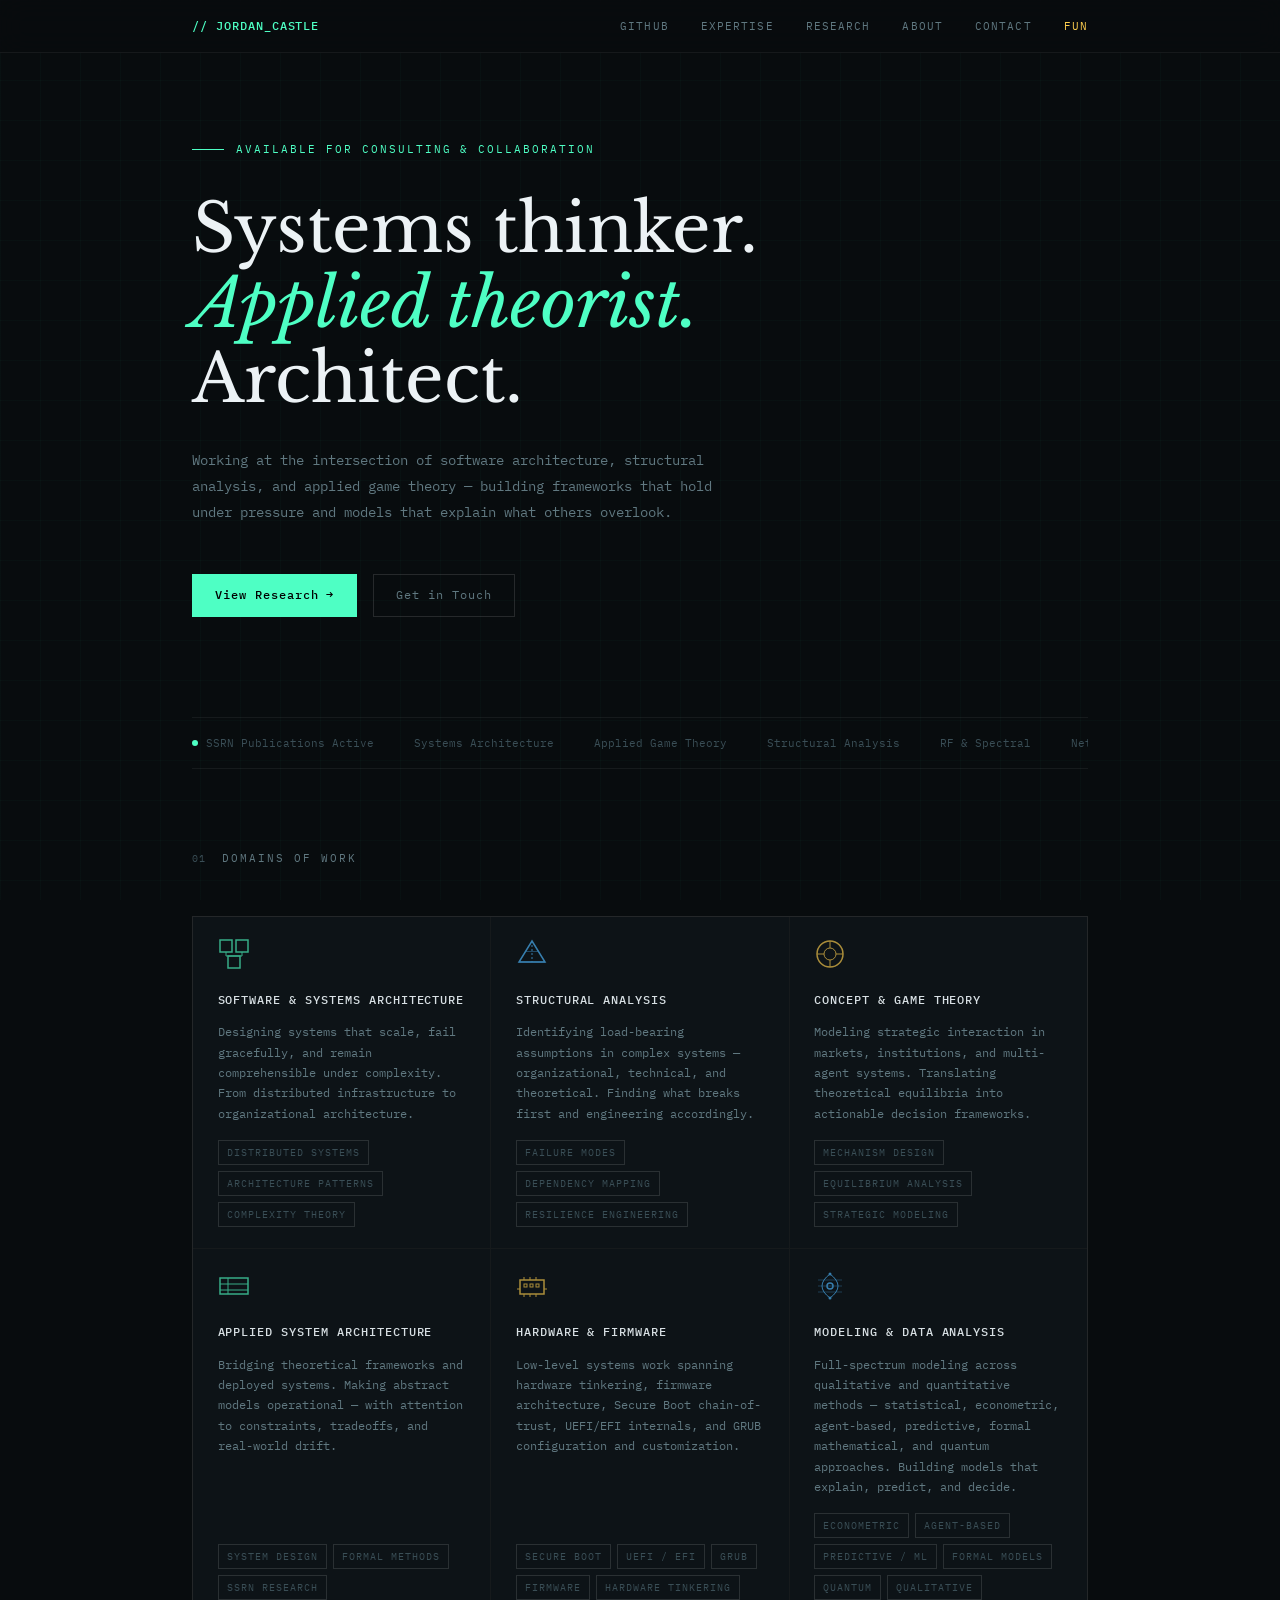
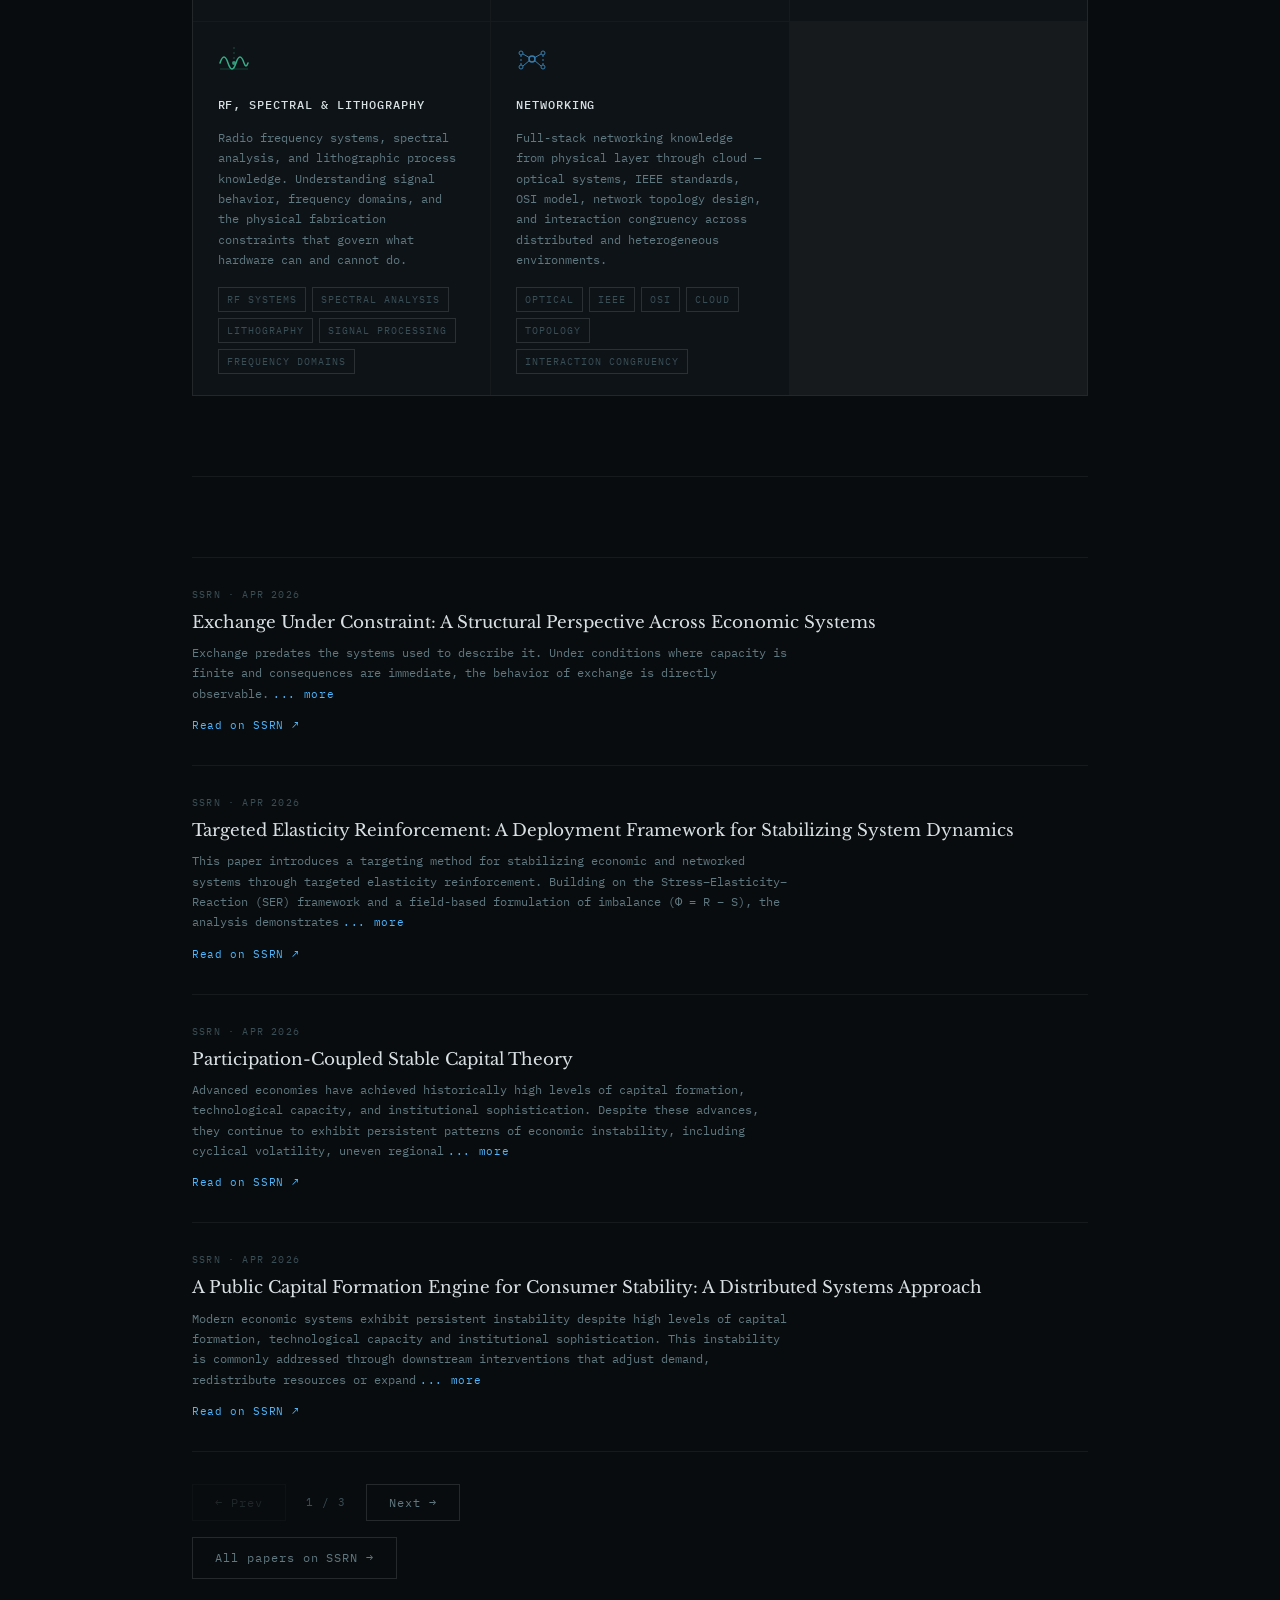
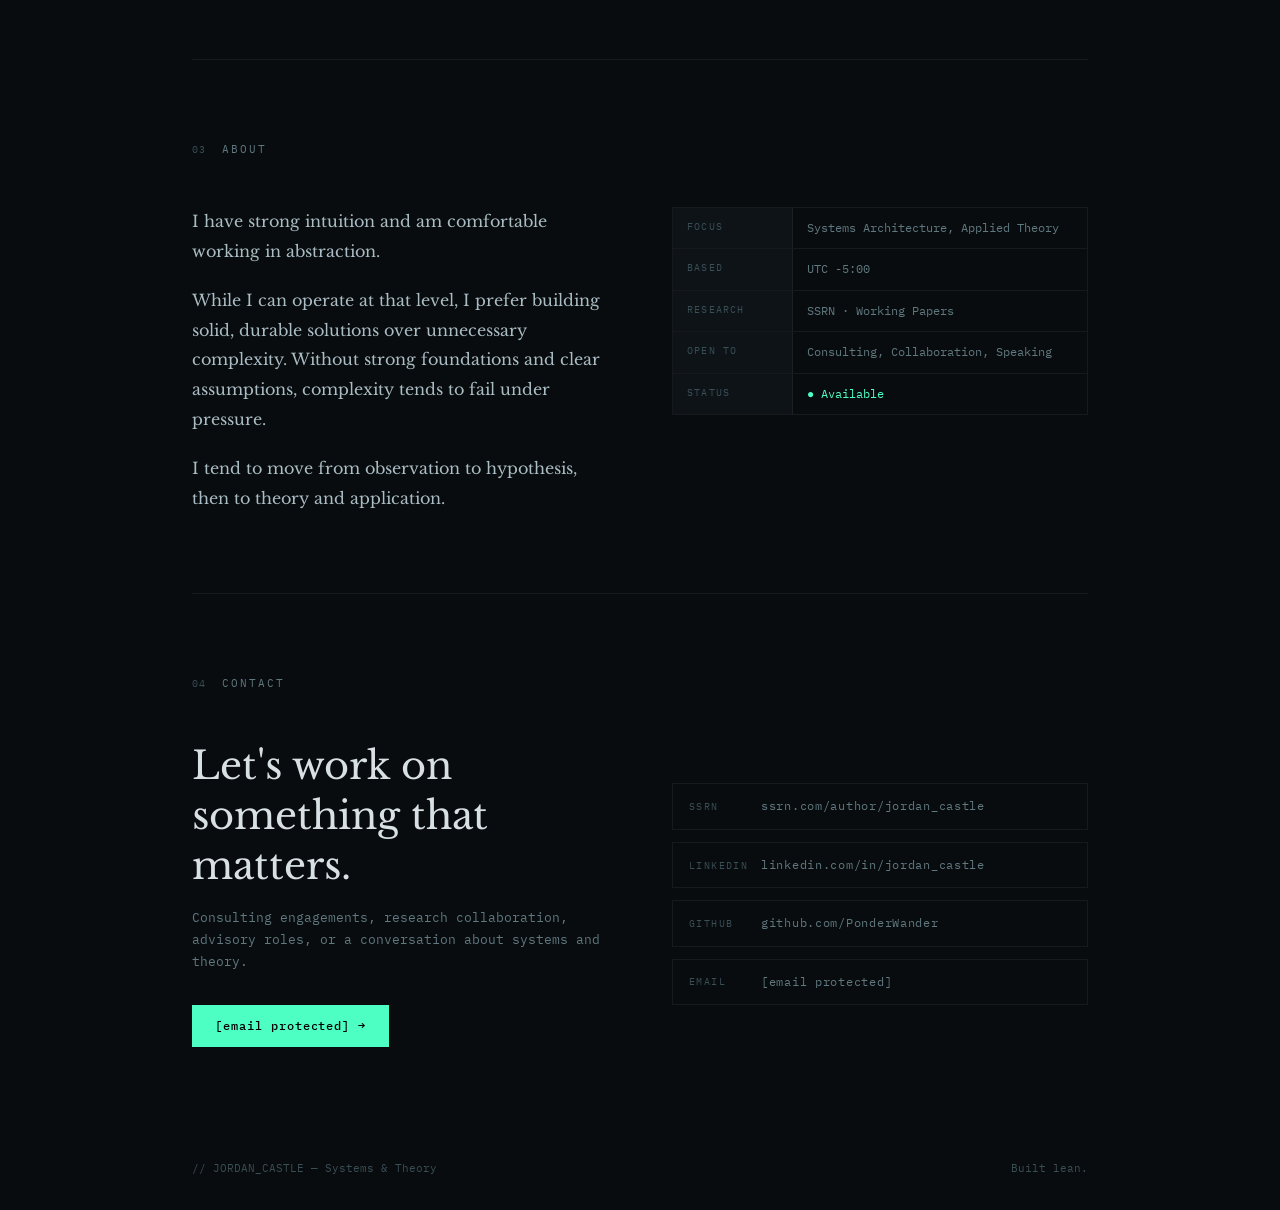
<file: index.html>
<!DOCTYPE html>
<html lang="en">
<head>
<meta charset="UTF-8"/>
<meta name="viewport" content="width=device-width, initial-scale=1.0"/>
<title>Jordan Castle — Systems Architect & Theorist</title>
<link rel="preconnect" href="https://fonts.googleapis.com"/>
<link href="https://fonts.googleapis.com/css2?family=IBM+Plex+Mono:ital,wght@0,300;0,400;0,500;1,300&family=Libre+Baskerville:ital,wght@0,400;0,700;1,400&display=swap" rel="stylesheet"/>
<link rel="stylesheet" href="styles.css"/>
<link rel="icon" type="image/x-icon" href="assets/favicon.ico"/>
<!-- Let me know if you find anything wrong. God Bless! Psalm 31.-->
</head>

<nav>
  <div class="nav-inner">
    <span class="nav-sig">// JORDAN_CASTLE</span>
    <ul class="nav-links">
      <li><a href="https://github.com/PonderWander">Github</a></li>
      <li><a href="#expertise">Expertise</a></li>
      <li><a href="#research">Research</a></li>
      <li><a href="#about">About</a></li>
      <li><a href="#contact">Contact</a></li>
      <li><a href="#" onclick="openArcade();return false;" style="color:var(--accent3);">Fun</a></li>
    </ul>
    <button class="nav-hamburger" id="navHamburger" onclick="toggleMobileNav()" aria-label="Menu">
      <span></span><span></span><span></span>
    </button>
  </div>
  <div class="nav-mobile-menu" id="navMobileMenu">
    <a href="https://github.com/PonderWander" onclick="closeMobileNav()">Github</a>
    <a href="#expertise" onclick="closeMobileNav()">Expertise</a>
    <a href="#research"  onclick="closeMobileNav()">Research</a>
    <a href="#about"     onclick="closeMobileNav()">About</a>
    <a href="#contact"   onclick="closeMobileNav()">Contact</a>
    <a href="#" onclick="closeMobileNav();openArcade();return false;" class="nav-mobile-fun">// Fun — Play Cataga</a>
  </div>
</nav>

<div class="container">
  <section class="hero">
    <div class="hero-label">Available for Consulting &amp; Collaboration</div>
    <h1>Systems thinker.<br/><em>Applied theorist.</em><br/>Architect.</h1>
    <p class="hero-body">
      Working at the intersection of software architecture, structural analysis,
      and applied game theory — building frameworks that hold under pressure and
      models that explain what others overlook.
    </p>
    <div class="hero-ctas">
      <a href="#research" class="btn btn-primary">View Research →</a>
      <a href="#contact" class="btn btn-secondary">Get in Touch</a>
    </div>
  </section>
</div>

<div class="container">
  <div class="status-bar">
    <div class="status-item"><span class="status-dot"></span>SSRN Publications Active</div>
    <div class="status-item">Systems Architecture</div>
    <div class="status-item">Applied Game Theory</div>
    <div class="status-item">Structural Analysis</div>
    <div class="status-item">RF &amp; Spectral</div>
    <div class="status-item">Networking &amp; Topology</div>
    <div class="status-item">Modeling &amp; Data Analysis</div>
    <div class="status-item">Firmware &amp; Boot Systems</div>
    <div class="status-item">Open to Engagements</div>
  </div>
</div>

<div class="container" id="expertise">
  <section>
    <div class="section-header">
      <span class="section-num">01</span>
      <span class="section-title">Domains of Work</span>
    </div>
    <div class="expertise-grid">

      <div class="expertise-card fade-up">
        <svg class="expertise-icon" viewBox="0 0 32 32" fill="none" xmlns="http://www.w3.org/2000/svg">
          <rect x="2" y="2" width="12" height="12" stroke="#4effc4" stroke-width="1.5"/>
          <rect x="18" y="2" width="12" height="12" stroke="#4effc4" stroke-width="1.5"/>
          <rect x="10" y="18" width="12" height="12" stroke="#4effc4" stroke-width="1.5"/>
          <line x1="8" y1="14" x2="8" y2="18" stroke="#4effc4" stroke-width="1"/>
          <line x1="24" y1="14" x2="24" y2="18" stroke="#4effc4" stroke-width="1"/>
          <line x1="8" y1="18" x2="16" y2="18" stroke="#4effc4" stroke-width="1"/>
          <line x1="24" y1="18" x2="16" y2="18" stroke="#4effc4" stroke-width="1"/>
        </svg>
        <h3>Software &amp; Systems Architecture</h3>
        <p>Designing systems that scale, fail gracefully, and remain comprehensible under complexity. From distributed infrastructure to organizational architecture.</p>
        <div class="tag-list">
          <span class="tag">Distributed Systems</span>
          <span class="tag">Architecture Patterns</span>
          <span class="tag">Complexity Theory</span>
        </div>
      </div>

      <div class="expertise-card fade-up">
        <svg class="expertise-icon" viewBox="0 0 32 32" fill="none" xmlns="http://www.w3.org/2000/svg">
          <polygon points="16,3 29,24 3,24" stroke="#4eb8ff" stroke-width="1.5" fill="none"/>
          <line x1="16" y1="3" x2="16" y2="24" stroke="#4eb8ff" stroke-width="1" stroke-dasharray="2,2"/>
          <line x1="3" y1="24" x2="29" y2="24" stroke="#4eb8ff" stroke-width="1"/>
          <line x1="9.5" y1="13.5" x2="22.5" y2="13.5" stroke="#4eb8ff" stroke-width="1" opacity="0.5"/>
        </svg>
        <h3>Structural Analysis</h3>
        <p>Identifying load-bearing assumptions in complex systems — organizational, technical, and theoretical. Finding what breaks first and engineering accordingly.</p>
        <div class="tag-list">
          <span class="tag">Failure Modes</span>
          <span class="tag">Dependency Mapping</span>
          <span class="tag">Resilience Engineering</span>
        </div>
      </div>

      <div class="expertise-card fade-up">
        <svg class="expertise-icon" viewBox="0 0 32 32" fill="none" xmlns="http://www.w3.org/2000/svg">
          <circle cx="16" cy="16" r="13" stroke="#ffcf4e" stroke-width="1.5"/>
          <circle cx="16" cy="16" r="6" stroke="#ffcf4e" stroke-width="1"/>
          <line x1="16" y1="3" x2="16" y2="10" stroke="#ffcf4e" stroke-width="1"/>
          <line x1="16" y1="22" x2="16" y2="29" stroke="#ffcf4e" stroke-width="1"/>
          <line x1="3" y1="16" x2="10" y2="16" stroke="#ffcf4e" stroke-width="1"/>
          <line x1="22" y1="16" x2="29" y2="16" stroke="#ffcf4e" stroke-width="1"/>
        </svg>
        <h3>Concept &amp; Game Theory</h3>
        <p>Modeling strategic interaction in markets, institutions, and multi-agent systems. Translating theoretical equilibria into actionable decision frameworks.</p>
        <div class="tag-list">
          <span class="tag">Mechanism Design</span>
          <span class="tag">Equilibrium Analysis</span>
          <span class="tag">Strategic Modeling</span>
        </div>
      </div>

      <div class="expertise-card fade-up">
        <svg class="expertise-icon" viewBox="0 0 32 32" fill="none" xmlns="http://www.w3.org/2000/svg">
          <rect x="2" y="8" width="28" height="16" stroke="#4effc4" stroke-width="1.5" fill="none"/>
          <line x1="2" y1="14" x2="30" y2="14" stroke="#4effc4" stroke-width="1"/>
          <line x1="2" y1="20" x2="30" y2="20" stroke="#4effc4" stroke-width="1"/>
          <line x1="10" y1="8" x2="10" y2="24" stroke="#4effc4" stroke-width="1"/>
        </svg>
        <h3>Applied System Architecture</h3>
        <p>Bridging theoretical frameworks and deployed systems. Making abstract models operational — with attention to constraints, tradeoffs, and real-world drift.</p>
        <div class="tag-list">
          <span class="tag">System Design</span>
          <span class="tag">Formal Methods</span>
          <span class="tag">SSRN Research</span>
        </div>
      </div>

      <div class="expertise-card fade-up">
        <svg class="expertise-icon" viewBox="0 0 32 32" fill="none" xmlns="http://www.w3.org/2000/svg">
          <rect x="4" y="10" width="24" height="14" stroke="#ffcf4e" stroke-width="1.5" fill="none"/>
          <rect x="8" y="14" width="3" height="3" stroke="#ffcf4e" stroke-width="1" fill="none"/>
          <rect x="14" y="14" width="3" height="3" stroke="#ffcf4e" stroke-width="1" fill="none"/>
          <rect x="20" y="14" width="3" height="3" stroke="#ffcf4e" stroke-width="1" fill="none"/>
          <line x1="8" y1="10" x2="8" y2="7" stroke="#ffcf4e" stroke-width="1"/>
          <line x1="14" y1="10" x2="14" y2="7" stroke="#ffcf4e" stroke-width="1"/>
          <line x1="20" y1="10" x2="20" y2="7" stroke="#ffcf4e" stroke-width="1"/>
          <line x1="8" y1="24" x2="8" y2="27" stroke="#ffcf4e" stroke-width="1"/>
          <line x1="14" y1="24" x2="14" y2="27" stroke="#ffcf4e" stroke-width="1"/>
          <line x1="20" y1="24" x2="20" y2="27" stroke="#ffcf4e" stroke-width="1"/>
          <line x1="4" y1="19" x2="1" y2="19" stroke="#ffcf4e" stroke-width="1"/>
          <line x1="28" y1="19" x2="31" y2="19" stroke="#ffcf4e" stroke-width="1"/>
        </svg>
        <h3>Hardware &amp; Firmware</h3>
        <p>Low-level systems work spanning hardware tinkering, firmware architecture, Secure Boot chain-of-trust, UEFI/EFI internals, and GRUB configuration and customization.</p>
        <div class="tag-list">
          <span class="tag">Secure Boot</span>
          <span class="tag">UEFI / EFI</span>
          <span class="tag">GRUB</span>
          <span class="tag">Firmware</span>
          <span class="tag">Hardware Tinkering</span>
        </div>
      </div>

      <div class="expertise-card fade-up">
        <svg class="expertise-icon" viewBox="0 0 32 32" fill="none" xmlns="http://www.w3.org/2000/svg">
          <circle cx="16" cy="16" r="3" stroke="#4eb8ff" stroke-width="1.5"/>
          <path d="M16 4 Q24 10 24 16 Q24 22 16 28 Q8 22 8 16 Q8 10 16 4Z" stroke="#4eb8ff" stroke-width="1" fill="none"/>
          <line x1="4" y1="10" x2="28" y2="10" stroke="#4eb8ff" stroke-width="1" opacity="0.4"/>
          <line x1="4" y1="16" x2="28" y2="16" stroke="#4eb8ff" stroke-width="1" opacity="0.4"/>
          <line x1="4" y1="22" x2="28" y2="22" stroke="#4eb8ff" stroke-width="1" opacity="0.4"/>
          <circle cx="16" cy="4" r="1.5" fill="#4eb8ff"/>
          <circle cx="16" cy="28" r="1.5" fill="#4eb8ff"/>
        </svg>
        <h3>Modeling &amp; Data Analysis</h3>
        <p>Full-spectrum modeling across qualitative and quantitative methods — statistical, econometric, agent-based, predictive, formal mathematical, and quantum approaches. Building models that explain, predict, and decide.</p>
        <div class="tag-list">
          <span class="tag">Econometric</span>
          <span class="tag">Agent-Based</span>
          <span class="tag">Predictive / ML</span>
          <span class="tag">Formal Models</span>
          <span class="tag">Quantum</span>
          <span class="tag">Qualitative</span>
        </div>
      </div>

      <div class="expertise-card fade-up">
        <svg class="expertise-icon" viewBox="0 0 32 32" fill="none" xmlns="http://www.w3.org/2000/svg">
          <path d="M2 20 Q6 8 10 20 Q14 32 18 20 Q22 8 26 20 Q28 26 30 20" stroke="#4effc4" stroke-width="1.5" fill="none" stroke-linecap="round"/>
          <line x1="2" y1="26" x2="30" y2="26" stroke="#4effc4" stroke-width="1" opacity="0.3"/>
          <line x1="16" y1="4" x2="16" y2="28" stroke="#4effc4" stroke-width="1" stroke-dasharray="2,3" opacity="0.4"/>
          <circle cx="16" cy="20" r="2" fill="#4effc4" opacity="0.8"/>
        </svg>
        <h3>RF, Spectral &amp; Lithography</h3>
        <p>Radio frequency systems, spectral analysis, and lithographic process knowledge. Understanding signal behavior, frequency domains, and the physical fabrication constraints that govern what hardware can and cannot do.</p>
        <div class="tag-list">
          <span class="tag">RF Systems</span>
          <span class="tag">Spectral Analysis</span>
          <span class="tag">Lithography</span>
          <span class="tag">Signal Processing</span>
          <span class="tag">Frequency Domains</span>
        </div>
      </div>

      <div class="expertise-card fade-up">
        <svg class="expertise-icon" viewBox="0 0 32 32" fill="none" xmlns="http://www.w3.org/2000/svg">
          <circle cx="16" cy="16" r="3" stroke="#4eb8ff" stroke-width="1.5"/>
          <circle cx="5" cy="10" r="2" stroke="#4eb8ff" stroke-width="1"/>
          <circle cx="27" cy="10" r="2" stroke="#4eb8ff" stroke-width="1"/>
          <circle cx="5" cy="24" r="2" stroke="#4eb8ff" stroke-width="1"/>
          <circle cx="27" cy="24" r="2" stroke="#4eb8ff" stroke-width="1"/>
          <line x1="7" y1="11" x2="14" y2="15" stroke="#4eb8ff" stroke-width="1"/>
          <line x1="25" y1="11" x2="18" y2="15" stroke="#4eb8ff" stroke-width="1"/>
          <line x1="7" y1="23" x2="14" y2="17" stroke="#4eb8ff" stroke-width="1"/>
          <line x1="25" y1="23" x2="18" y2="17" stroke="#4eb8ff" stroke-width="1"/>
          <line x1="5" y1="12" x2="5" y2="22" stroke="#4eb8ff" stroke-width="1" stroke-dasharray="2,2"/>
          <line x1="27" y1="12" x2="27" y2="22" stroke="#4eb8ff" stroke-width="1" stroke-dasharray="2,2"/>
        </svg>
        <h3>Networking</h3>
        <p>Full-stack networking knowledge from physical layer through cloud — optical systems, IEEE standards, OSI model, network topology design, and interaction congruency across distributed and heterogeneous environments.</p>
        <div class="tag-list">
          <span class="tag">Optical</span>
          <span class="tag">IEEE</span>
          <span class="tag">OSI</span>
          <span class="tag">Cloud</span>
          <span class="tag">Topology</span>
          <span class="tag">Interaction Congruency</span>
        </div>
      </div>

    </div>
  </section>
</div>
<div class="container" id="research">
  <section>
        <div class="paper-list" id="paperList">
            <div class="paper-loading" id="paperLoading">
                <span class="paper-loading-dot"></span> Loading papers...
            </div>
        </div>
        <div class="paper-pagination" id="paperPagination" style="display:none;">
            <button class="btn btn-secondary" id="paperPrev" onclick="paperPage(-1)">← Prev</button>
            <span class="paper-page-label" id="paperPageLabel"></span>
            <button class="btn btn-secondary" id="paperNext" onclick="paperPage(1)">Next →</button>
        </div>
        <div style="margin-top:1rem;">
            <a href="https://ssrn.com/author=10215177" target="_blank" class="btn btn-secondary">All papers on SSRN →</a>
        </div>
  </section>
</div>
<div class="container" id="about">
  <section>
    <div class="section-header">
      <span class="section-num">03</span>
      <span class="section-title">About</span>
    </div>
    <div class="about-grid">
      <div class="about-text fade-up">
        <p>
            I have strong intuition and am comfortable working in abstraction.
        </p>
        <p>
            While I can operate at that level, I prefer building solid, durable solutions over unnecessary complexity. Without strong foundations and clear assumptions, complexity tends to fail under pressure.
        </p>
        <p>
            I tend to move from observation to hypothesis, then to theory and application.  
        </p>
      </div>
      <div class="fade-up">
        <div class="spec-table">
          <div class="spec-row">
            <span class="spec-key">Focus</span>
            <span class="spec-val">Systems Architecture, Applied Theory</span>
          </div>
          <div class="spec-row">
            <span class="spec-key">Based</span>
            <span class="spec-val">UTC -5:00</span>
          </div>
          <div class="spec-row">
            <span class="spec-key">Research</span>
            <span class="spec-val">SSRN · Working Papers</span>
          </div>
          <div class="spec-row">
            <span class="spec-key">Open to</span>
            <span class="spec-val">Consulting, Collaboration, Speaking</span>
          </div>
          <div class="spec-row">
            <span class="spec-key">Status</span>
            <span class="spec-val" style="color:var(--accent);">● Available</span>
          </div>
        </div>
      </div>
    </div>
  </section>
</div>

<div class="container" id="contact">
  <section style="border-bottom:none;">
    <div class="section-header">
      <span class="section-num">04</span>
      <span class="section-title">Contact</span>
    </div>
    <div class="contact-block">
      <div class="fade-up">
        <h2 class="contact-heading">Let's work on something that matters.</h2>
        <p class="contact-sub">Consulting engagements, research collaboration, advisory roles, or a conversation about systems and theory.</p>
        <a href="contact.html" class="btn btn-primary"><span class="__cf_email__" >[email&#160;protected]</span> →</a>
      </div>
      <div class="contact-links fade-up">
        <a href="https://papers.ssrn.com/sol3/cf_dev/AbsByAuth.cfm?per_id=10215177" target="_blank" class="contact-link">
          <span class="contact-link-label">SSRN</span>
          ssrn.com/author/jordan_castle
        </a>
        <a href="https://linkedin.com/in/jordan-castle-512878145" target="_blank" class="contact-link">
          <span class="contact-link-label">LinkedIn</span>
          linkedin.com/in/jordan_castle
        </a>
        <a href="https://github.com/PonderWander" target="_blank" class="contact-link">
          <span class="contact-link-label">GitHub</span>
          github.com/PonderWander
        </a>
        <a href="contact.html" class="contact-link">
          <span class="contact-link-label">Email</span>
          <span class="__cf_email__" >[email&#160;protected]</span>
        </a>
      </div>
    </div>
  </section>
</div>

<div class="container">
  <footer>
    <span>// JORDAN_CASTLE — Systems &amp; Theory</span>
    <span>Built lean.</span>
  </footer>
</div>

<script src="main.js"></script>

<!-- ── CATAGA OVERLAY ──────────────────────────────────────────────────── -->
<div id="arcadeOverlay" style="
  display:none; position:fixed; inset:0; z-index:999;
  background:rgba(8,12,14,0.97); flex-direction:column;
  align-items:center; justify-content:center; font-family:'IBM Plex Mono',monospace;">
  <div style="position:absolute;top:0;left:0;right:0;
    display:flex;justify-content:space-between;align-items:center;
    padding:0 2rem;height:52px;border-bottom:1px solid rgba(255,255,255,0.06);">
    <span style="font-size:12px;color:#4effc4;letter-spacing:0.08em;">// CATAGA</span>
    <button onclick="closeArcade()" style="
      background:none;border:1px solid rgba(255,255,255,0.12);
      color:#607880;font-family:'IBM Plex Mono',monospace;
      font-size:11px;letter-spacing:0.1em;padding:6px 14px;cursor:pointer;">
      ESC / CLOSE
    </button>
  </div>
  <canvas id="gameCanvas" style="display:block;margin-top:52px;"></canvas>
  <div id="dashBar" style="position:absolute;bottom:1.5rem;left:50%;transform:translateX(-50%);
    font-size:11px;color:#3a4e56;letter-spacing:0.12em;text-align:center;white-space:nowrap;">
    ← → MOVE &nbsp;·&nbsp; SPACE fire &nbsp;·&nbsp; SHIFT lunge dash &nbsp;·&nbsp; P pause
  </div>
</div>

<script src="arcade.js"></script>
</body>
</html>
</file>
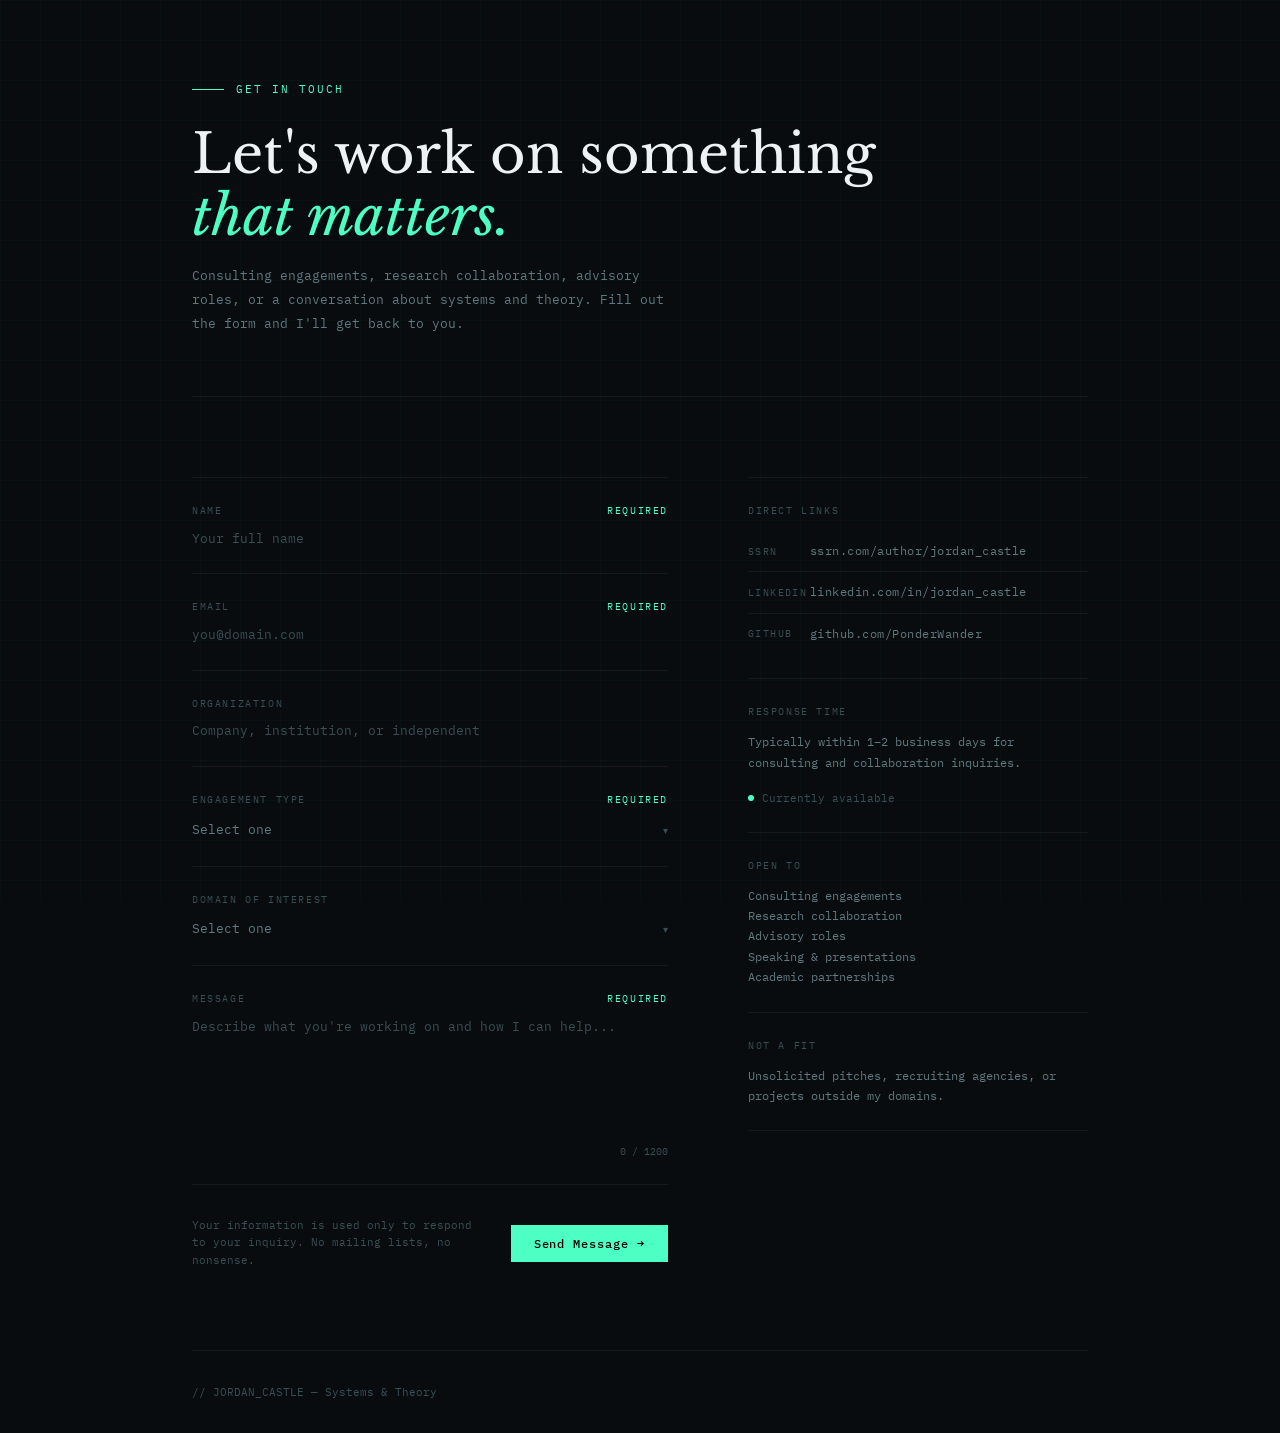
<file: contact.html>
<!DOCTYPE html>
<html lang="en">
<head>
<meta charset="UTF-8"/>
<meta name="viewport" content="width=device-width, initial-scale=1.0"/>
<title>Contact — Jordan Castle</title>
<link rel="preconnect" href="https://fonts.googleapis.com"/>
<link href="https://fonts.googleapis.com/css2?family=IBM+Plex+Mono:ital,wght@0,300;0,400;0,500;1,300&family=Libre+Baskerville:ital,wght@0,400;0,700;1,400&display=swap" rel="stylesheet"/>
<link rel="stylesheet" href="styles.css"/>
<link rel="stylesheet" href="contact.css"/>
</head>
<body>

<div class="container">
  <div class="page-header">
    <div class="page-label">Get in Touch</div>
    <h1>Let's work on something<br/><em>that matters.</em></h1>
    <p class="page-sub">Consulting engagements, research collaboration, advisory roles, or a conversation about systems and theory. Fill out the form and I'll get back to you.</p>
  </div>
</div>

<div class="container">
  <div class="form-layout">

    <!-- FORM -->
    <div>
      <div class="form-block" id="contactForm">

        <div class="field-group">
          <label class="field-label" for="name">Name <span>required</span></label>
          <input class="field-input" id="name" name="name" type="text" placeholder="Your full name" autocomplete="name"/>
          <div class="field-underline"></div>
        </div>

        <div class="field-group">
          <label class="field-label" for="email">Email <span>required</span></label>
          <input class="field-input" id="email" name="email" type="email" placeholder="you@domain.com" autocomplete="email"/>
          <div class="field-underline"></div>
        </div>

        <div class="field-group">
          <label class="field-label" for="org">Organization</label>
          <input class="field-input" id="org" name="organization" type="text" placeholder="Company, institution, or independent"/>
          <div class="field-underline"></div>
        </div>

        <div class="field-group">
          <label class="field-label" for="type">Engagement Type <span>required</span></label>
          <div class="select-wrap">
            <select class="field-select" id="type" name="engagement_type">
              <option value="" disabled selected>Select one</option>
              <option>Consulting Engagement</option>
              <option>Research Collaboration</option>
              <option>Advisory Role</option>
              <option>Speaking / Presentation</option>
              <option>General Inquiry</option>
            </select>
            <span class="select-arrow">▾</span>
          </div>
          <div class="field-underline"></div>
        </div>

        <div class="field-group">
          <label class="field-label" for="domain">Domain of Interest</label>
          <div class="select-wrap">
            <select class="field-select" id="domain" name="domain_of_interest">
              <option value="" disabled selected>Select one</option>
              <option>Systems Architecture</option>
              <option>Structural Analysis</option>
              <option>Game &amp; Concept Theory</option>
              <option>Applied System Architecture</option>
              <option>Hardware &amp; Firmware</option>
              <option>Modeling &amp; Data Analysis</option>
              <option>RF, Spectral &amp; Lithography</option>
              <option>Networking</option>
              <option>Multiple / Unsure</option>
            </select>
            <span class="select-arrow">▾</span>
          </div>
          <div class="field-underline"></div>
        </div>

        <div class="field-group">
          <label class="field-label" for="message">Message <span>required</span></label>
          <textarea class="field-textarea" id="message" name="message" placeholder="Describe what you're working on and how I can help..." maxlength="1200"></textarea>
          <div class="char-count" id="charCount">0 / 1200</div>
          <div class="field-underline"></div>
        </div>

      </div>

      <div class="form-footer">
        <p class="form-note">Your information is used only to respond to your inquiry. No mailing lists, no nonsense.</p>
        <button class="btn btn-primary" id="submitBtn" onclick="handleSubmit()">Send Message →</button>
      </div>

      <div class="success-msg" id="successMsg">
        <span class="success-dot"></span>
        Message received. I'll be in touch within 1–2 business days.
      </div>
      <div id="submitError" style="display:none; margin-top:1rem; font-size:12px; color:#ff6b6b; letter-spacing:0.04em;">Something went wrong — please try again or reach out directly.</div>
    </div>

    <!-- SIDEBAR -->
    <div class="sidebar">

      <div class="sidebar-section">
        <div class="sidebar-label">Direct Links</div>
        <a href="https://papers.ssrn.com/sol3/cf_dev/AbsByAuth.cfm?per_id=10215177" target="_blank" class="sidebar-link">
          <span class="sidebar-link-label">SSRN</span>
          ssrn.com/author/jordan_castle
        </a>
        <a href="https://linkedin.com/in/jordan-castle-512878145" target="_blank" class="sidebar-link">
          <span class="sidebar-link-label">LinkedIn</span>
          linkedin.com/in/jordan_castle
        </a>
        <a href="https://github.com/PonderWander" target="_blank" class="sidebar-link">
          <span class="sidebar-link-label">GitHub</span>
          github.com/PonderWander
        </a>
      </div>

      <div class="sidebar-section">
        <div class="sidebar-label">Response Time</div>
        <div class="sidebar-value">Typically within 1–2 business days for consulting and collaboration inquiries.</div>
        <div class="response-time"><span class="pulse"></span> Currently available</div>
      </div>

      <div class="sidebar-section">
        <div class="sidebar-label">Open To</div>
        <div class="sidebar-value">
          Consulting engagements<br/>
          Research collaboration<br/>
          Advisory roles<br/>
          Speaking &amp; presentations<br/>
          Academic partnerships
        </div>
      </div>

      <div class="sidebar-section">
        <div class="sidebar-label">Not a fit</div>
        <div class="sidebar-value">Unsolicited pitches, recruiting agencies, or projects outside my domains.</div>
      </div>

    </div>
  </div>
</div>

<div class="container">
  <footer>
    <span>// JORDAN_CASTLE — Systems &amp; Theory</span>
  </footer>
</div>

<script src="contact.js"></script>
</body>
</html>
</file>
<file: styles.css>
:root {
  --bg:       #080c0e;
  --bg2:      #0d1317;
  --bg3:      #131b1f;
  --bg4:      #1a2328;
  --border:   rgba(255,255,255,0.06);
  --border2:  rgba(255,255,255,0.12);
  --text:     #d8e0e4;
  --muted:    #607880;
  --dim:      #3a4e56;
  --accent:   #4effc4;
  --accent2:  #4eb8ff;
  --accent3:  #ffcf4e;
  --mono: 'IBM Plex Mono', monospace;
  --serif: 'Libre Baskerville', Georgia, serif;
}
*, *::before, *::after { box-sizing: border-box; margin: 0; padding: 0; }
html { scroll-behavior: smooth; }
body {
  background: var(--bg);
  color: var(--text);
  font-family: var(--mono);
  font-size: 14px;
  line-height: 1.7;
  overflow-x: hidden;
}
::selection { background: var(--accent); color: #000; }
body::before {
  content: '';
  position: fixed;
  inset: 0;
  background-image:
    linear-gradient(rgba(78,255,196,0.022) 1px, transparent 1px),
    linear-gradient(90deg, rgba(78,255,196,0.022) 1px, transparent 1px);
  background-size: 40px 40px;
  pointer-events: none;
  z-index: 0;
}
.container {
  max-width: 960px;
  margin: 0 auto;
  padding: 0 2rem;
  position: relative;
  z-index: 1;
}
nav {
  position: fixed;
  top: 0; left: 0; right: 0;
  z-index: 100;
  border-bottom: 1px solid var(--border);
  background: rgba(8,12,14,0.88);
  backdrop-filter: blur(14px);
}
.nav-inner {
  max-width: 960px;
  margin: 0 auto;
  padding: 0 2rem;
  display: flex;
  align-items: center;
  justify-content: space-between;
  height: 52px;
}
.nav-sig { font-size: 12px; color: var(--accent); letter-spacing: 0.08em; font-weight: 500; }
.nav-links { display: flex; gap: 2rem; list-style: none; }
.nav-links a { color: var(--muted); text-decoration: none; font-size: 11px; letter-spacing: 0.1em; text-transform: uppercase; transition: color 0.2s; }
.nav-links a:hover { color: var(--text); }
.hero { padding: 140px 0 100px; border-bottom: 1px solid var(--border); }
.hero-label {
  font-size: 11px; letter-spacing: 0.18em; text-transform: uppercase;
  color: var(--accent); margin-bottom: 2rem; display: flex; align-items: center; gap: 12px;
}
.hero-label::before {
  content: ''; display: inline-block; width: 32px; height: 1px; background: var(--accent);
}
.hero h1 {
  font-family: var(--serif); font-size: clamp(2.4rem, 6vw, 4.2rem);
  font-weight: 400; line-height: 1.12; color: #ecf2f5;
  margin-bottom: 2rem; max-width: 720px;
}
.hero h1 em { font-style: italic; color: var(--accent); }
.hero-body { font-size: 14px; color: var(--muted); max-width: 520px; line-height: 1.85; margin-bottom: 3rem; }
.hero-ctas { display: flex; gap: 1rem; flex-wrap: wrap; }
.btn {
  display: inline-flex; align-items: center; gap: 8px;
  padding: 10px 22px; font-family: var(--mono); font-size: 12px;
  letter-spacing: 0.08em; text-decoration: none; border: 1px solid; transition: all 0.2s; cursor: pointer;
}
.btn-primary { background: var(--accent); color: #000; border-color: var(--accent); font-weight: 500; }
.btn-primary:hover { background: transparent; color: var(--accent); }
.btn-secondary { background: transparent; color: var(--muted); border-color: var(--border2); }
.btn-secondary:hover { color: var(--text); border-color: var(--text); }
.status-bar {
  padding: 1rem 0; border-bottom: 1px solid var(--border);
  display: flex; gap: 2.5rem; overflow-x: auto;
}
.status-item { display: flex; align-items: center; gap: 8px; white-space: nowrap; font-size: 11px; color: var(--dim); }
.status-dot { width: 6px; height: 6px; border-radius: 50%; background: var(--accent); animation: pulse 2.4s ease-in-out infinite; flex-shrink: 0; }
@keyframes pulse { 0%,100%{opacity:1} 50%{opacity:0.3} }
section { padding: 80px 0; border-bottom: 1px solid var(--border); }
.section-header { display: flex; align-items: baseline; gap: 1rem; margin-bottom: 3rem; }
.section-num { font-size: 10px; color: var(--dim); letter-spacing: 0.12em; }
.section-title { font-size: 11px; letter-spacing: 0.18em; text-transform: uppercase; color: var(--muted); }
.expertise-grid {
  display: grid;
  grid-template-columns: repeat(3, minmax(0, 1fr));
  gap: 1px;
  border: 1px solid var(--border);
  background: var(--border);
  margin: 0 auto;
}
.expertise-card {
  background: var(--bg2);
  padding: clamp(1rem, 2vw, 1.5em) clamp(1rem, 2.2vw, 1.75em);
  transition: background 0.2s;
  display: flex;
  flex-direction: column;
  width: 100%;
}
.expertise-card p { flex: 1; }
.expertise-card:hover { background: var(--bg3); }
.expertise-icon { width: 32px; height: 32px; margin-bottom: 1.25rem; opacity: 0.65; }
.expertise-card h3 {
  font-family: var(--mono); font-size: 12px; font-weight: 500;
  letter-spacing: 0.08em; color: var(--text); margin-bottom: 0.75rem; text-transform: uppercase;
}
.expertise-card p { font-size: 12px; color: var(--muted); line-height: 1.7; }
.tag-list { display: flex; flex-wrap: wrap; gap: 6px; margin-top: 1rem; }
.tag { font-size: 10px; letter-spacing: 0.1em; padding: 3px 8px; border: 1px solid var(--border2); color: var(--dim); text-transform: uppercase; }
.paper-list { display: flex; flex-direction: column; }
.paper-item {
  padding: 1.75rem 0; border-bottom: 1px solid var(--border);
  display: grid; grid-template-columns: 1fr auto; gap: 1rem; align-items: start;
}
.paper-item:first-child { border-top: 1px solid var(--border); }
.paper-meta { font-size: 10px; letter-spacing: 0.12em; color: var(--dim); text-transform: uppercase; margin-bottom: 0.5rem; }
.paper-title { font-family: var(--serif); font-size: 1.05rem; font-weight: 400; color: var(--text); line-height: 1.45; margin-bottom: 0.5rem; }
.paper-abstract { font-size: 12px; color: var(--muted); line-height: 1.7; max-width: 600px; }
.paper-link {
  display: inline-flex; align-items: center; gap: 6px; font-size: 11px;
  color: var(--accent2); text-decoration: none; white-space: nowrap; margin-top: 0.75rem;
  letter-spacing: 0.06em; transition: opacity 0.2s;
}
.paper-link:hover { opacity: 0.7; }
.about-grid { display: grid; grid-template-columns: 1fr 1fr; gap: 4rem; align-items: start; }
.about-text { font-family: var(--serif); font-size: 1rem; line-height: 1.85; color: #aabcc4; }
.about-text p + p { margin-top: 1.25rem; }
.spec-table { border: 1px solid var(--border); width: 100%; }
.spec-row { display: grid; grid-template-columns: 120px 1fr; border-bottom: 1px solid var(--border); }
.spec-row:last-child { border-bottom: none; }
.spec-key { padding: 10px 14px; font-size: 10px; text-transform: uppercase; letter-spacing: 0.12em; color: var(--dim); border-right: 1px solid var(--border); background: var(--bg2); }
.spec-val { padding: 10px 14px; font-size: 12px; color: var(--muted); }
.contact-block { display: grid; grid-template-columns: 1fr 1fr; gap: 4rem; align-items: center; }
.contact-heading { font-family: var(--serif); font-size: clamp(1.6rem, 4vw, 2.4rem); font-weight: 400; color: var(--text); line-height: 1.3; margin-bottom: 1rem; }
.contact-sub { font-size: 13px; color: var(--muted); margin-bottom: 2rem; }
.contact-links { display: flex; flex-direction: column; gap: 12px; }
.contact-link {
  display: flex; align-items: center; gap: 12px; text-decoration: none;
  color: var(--muted); font-size: 12px; letter-spacing: 0.06em; transition: color 0.2s;
  padding: 12px 16px; border: 1px solid var(--border);
}
.contact-link:hover { color: var(--text); border-color: var(--border2); }
.contact-link-label { font-size: 10px; text-transform: uppercase; letter-spacing: 0.14em; color: var(--dim); width: 60px; flex-shrink: 0; }
footer { padding: 2rem 0; display: flex; justify-content: space-between; align-items: center; font-size: 11px; color: var(--dim); }
.fade-up { opacity: 0; transform: translateY(20px); transition: opacity 0.6s ease, transform 0.6s ease; }
.fade-up.visible { opacity: 1; transform: none; }

@keyframes heroIn {
  from { opacity: 0; transform: translateY(18px); }
  to   { opacity: 1; transform: none; }
}
.hero-label { opacity: 0; animation: heroIn 0.6s ease forwards; animation-delay: 0.1s; }
.hero h1    { opacity: 0; animation: heroIn 0.7s ease forwards; animation-delay: 0.25s; }
.hero-body  { opacity: 0; animation: heroIn 0.7s ease forwards; animation-delay: 0.42s; }
.hero-ctas  { opacity: 0; animation: heroIn 0.6s ease forwards; animation-delay: 0.58s; }
/* ── HAMBURGER BUTTON ── */
.nav-hamburger {
  display: none;
  flex-direction: column;
  justify-content: center;
  gap: 5px;
  background: none;
  border: none;
  cursor: pointer;
  padding: 4px;
  width: 32px;
  height: 32px;
}
.nav-hamburger span {
  display: block;
  width: 100%;
  height: 1px;
  background: var(--muted);
  transition: all 0.2s;
}
.nav-hamburger.open span:nth-child(1) { transform: translateY(6px) rotate(45deg); background: var(--text); }
.nav-hamburger.open span:nth-child(2) { opacity: 0; }
.nav-hamburger.open span:nth-child(3) { transform: translateY(-6px) rotate(-45deg); background: var(--text); }
/* ── MOBILE DROPDOWN MENU ── */
.nav-mobile-menu {
  display: none;
  flex-direction: column;
  border-top: 1px solid var(--border);
  background: rgba(8,12,14,0.97);
  backdrop-filter: blur(14px);
}
.nav-mobile-menu a {
  padding: 14px 2rem;
  font-size: 11px;
  letter-spacing: 0.1em;
  text-transform: uppercase;
  color: var(--muted);
  text-decoration: none;
  border-bottom: 1px solid var(--border);
  transition: color 0.2s, background 0.2s;
}
.nav-mobile-menu a:hover  { color: var(--text); background: var(--bg2); }
.nav-mobile-menu a.nav-mobile-fun { color: var(--accent3); letter-spacing: 0.08em; text-transform: none; font-size: 12px; }
.nav-mobile-menu.open { display: flex; }
@media (max-width: 720px) {
  .expertise-grid { grid-template-columns: repeat(2, minmax(0, 1fr)); }
}
@media (max-width: 640px) {
  .about-grid, .contact-block { grid-template-columns: 1fr; gap: 2.5rem; }
  .hero h1 { font-size: 2rem; }
  .nav-links { display: none; }
  .nav-hamburger { display: flex; }
  .expertise-grid { grid-template-columns: 1fr; }
}
.paper-loading {
  display: flex; align-items: center; gap: 10px;
  font-size: 11px; color: var(--dim); letter-spacing: 0.1em;
  padding: 2rem 0; text-transform: uppercase;
}
.paper-loading-dot {
  width: 6px; height: 6px; border-radius: 50%;
  background: var(--accent); flex-shrink: 0;
  animation: pulse 1.4s ease-in-out infinite;
}
.paper-error { font-size: 12px; color: var(--muted); padding: 1.5rem 0; }
.paper-count-label { font-size: 11px; color: var(--dim); letter-spacing: 0.08em; }
/* ── PAPER PAGINATION ── */
.paper-pagination {
  display: flex;
  align-items: center;
  gap: 1rem;
  margin-top: 2rem;
}
.paper-page-label {
  font-size: 11px;
  color: var(--dim);
  letter-spacing: 0.1em;
  min-width: 48px;
  text-align: center;
}
.paper-pagination .btn:disabled {
  opacity: 0.25;
  cursor: not-allowed;
  pointer-events: none;
}

/* ── ABSTRACT details/summary ── */
.abstract-body {
  font-size: 12px; color: var(--muted); line-height: 1.7;
  max-width: 600px; margin-top: 0.5rem;
}
.abstract-body summary {
  cursor: pointer;
  list-style: none;
  display: inline;
  color: var(--muted);
  font-size: 12px;
  line-height: 1.7;
}
.abstract-body summary::-webkit-details-marker { display: none; }
/* 'more' shown inline after summary text when closed */
.abstract-body:not([open]) summary::after {
  content: '... more';
  color: var(--accent2);
  font-size: 11px;
  letter-spacing: 0.06em;
  margin-left: 4px;
  transition: opacity 0.2s;
}
.abstract-body:not([open]) summary:hover::after { opacity: 0.7; }
/* full text flows as continuation — no block gap */
.abstract-body p {
  display: inline;
  margin: 0;
  padding: 0;
  font-size: 12px;
  color: var(--muted);
  line-height: 1.7;
}
/* 'less' is a real span inside <p> — pseudo-elements can't be clicked */
.abstract-less {
  color: var(--accent2);
  font-size: 11px;
  letter-spacing: 0.06em;
  margin-left: 4px;
  cursor: pointer;
  transition: opacity 0.2s;
}
.abstract-less:hover { opacity: 0.7; }
</file>
<file: contact.css>
/* ── CONTACT PAGE ────────────────────────────────────────────────────────── */
/* Depends on styles.css being loaded first for base vars and resets          */

/* PAGE HEADER */
.page-header {
  padding: 80px 0 60px;
  border-bottom: 1px solid var(--border);
}
.page-label {
  font-size: 11px; letter-spacing: 0.18em; text-transform: uppercase;
  color: var(--accent); margin-bottom: 1.5rem;
  display: flex; align-items: center; gap: 12px;
}
.page-label::before {
  content: ''; display: inline-block; width: 32px; height: 1px; background: var(--accent);
}
.page-header h1 {
  font-family: var(--serif); font-size: clamp(2rem, 5vw, 3.4rem);
  font-weight: 400; line-height: 1.15; color: #ecf2f5; margin-bottom: 1rem;
}
.page-header h1 em { font-style: italic; color: var(--accent); }
.page-sub { font-size: 13px; color: var(--muted); max-width: 480px; line-height: 1.85; }

/* LAYOUT */
.form-layout {
  display: grid;
  grid-template-columns: 1fr 340px;
  gap: 5rem;
  padding: 5rem 0;
  align-items: start;
}

/* FORM */
.form-block { display: flex; flex-direction: column; gap: 0; }

.field-group {
  display: flex; flex-direction: column;
  border-bottom: 1px solid var(--border);
  padding: 1.5rem 0;
  position: relative;
}
.field-group:first-child { border-top: 1px solid var(--border); }

.field-label {
  font-size: 10px; letter-spacing: 0.16em; text-transform: uppercase;
  color: var(--dim); margin-bottom: 0.6rem;
  display: flex; justify-content: space-between; align-items: center;
}
.field-label span { color: var(--accent); font-size: 10px; }

.field-input,
.field-select,
.field-textarea {
  background: transparent;
  border: none; outline: none;
  color: var(--text);
  font-family: var(--mono);
  font-size: 13px; line-height: 1.6;
  width: 100%; resize: none;
  caret-color: var(--accent);
  transition: color 0.2s;
}
.field-input::placeholder,
.field-textarea::placeholder { color: var(--dim); }
.field-input:focus,
.field-textarea:focus { color: #ecf2f5; }

.field-select { appearance: none; cursor: pointer; color: var(--muted); }
.field-select:focus { color: var(--text); }
.field-select option { background: var(--bg2); color: var(--text); }

.select-wrap { position: relative; }
.select-arrow {
  position: absolute; right: 0; top: 50%; transform: translateY(-50%);
  font-size: 10px; color: var(--dim); pointer-events: none;
}

.field-textarea { min-height: 120px; }

.field-underline {
  position: absolute; bottom: -1px; left: 0;
  height: 1px; width: 0; background: var(--accent);
  transition: width 0.3s ease;
}
.field-group:focus-within .field-underline { width: 100%; }
.field-group:focus-within .field-label { color: var(--accent); }

/* CHAR COUNT */
.char-count { font-size: 10px; color: var(--dim); margin-top: 0.4rem; text-align: right; }
.char-count.warn { color: var(--accent3); }

/* SUBMIT */
.form-footer {
  display: flex; align-items: center; justify-content: space-between;
  padding-top: 2rem; gap: 1rem; flex-wrap: wrap;
}
.form-note { font-size: 11px; color: var(--dim); max-width: 280px; line-height: 1.6; }

/* SUCCESS STATE */
.success-msg {
  display: none; align-items: center; gap: 12px;
  padding: 1rem 1.25rem; border: 1px solid var(--accent);
  color: var(--accent); font-size: 12px; margin-top: 1.5rem;
  letter-spacing: 0.06em;
}
.success-msg.visible { display: flex; }
.success-dot { width: 6px; height: 6px; border-radius: 50%; background: var(--accent); flex-shrink: 0; }

/* SIDEBAR */
.sidebar { display: flex; flex-direction: column; gap: 0; }

.sidebar-section {
  padding: 1.5rem 0;
  border-bottom: 1px solid var(--border);
}
.sidebar-section:first-child { border-top: 1px solid var(--border); }

.sidebar-label {
  font-size: 10px; letter-spacing: 0.16em; text-transform: uppercase;
  color: var(--dim); margin-bottom: 0.75rem;
}
.sidebar-value { font-size: 12px; color: var(--muted); line-height: 1.7; }

.sidebar-link {
  display: flex; align-items: center; gap: 10px;
  text-decoration: none; color: var(--muted); font-size: 12px;
  padding: 10px 0; border-bottom: 1px solid var(--border);
  transition: color 0.2s; letter-spacing: 0.04em;
}
.sidebar-link:last-child { border-bottom: none; }
.sidebar-link:hover { color: var(--text); }
.sidebar-link-label {
  font-size: 10px; text-transform: uppercase; letter-spacing: 0.14em;
  color: var(--dim); width: 52px; flex-shrink: 0;
}

.response-time {
  display: flex; align-items: center; gap: 8px;
  font-size: 11px; color: var(--dim); margin-top: 1rem;
}
.pulse {
  width: 6px; height: 6px; border-radius: 50%;
  background: var(--accent);
  animation: pulse 2.4s ease-in-out infinite;
  flex-shrink: 0;
}

/* FOOTER */
footer {
  padding: 2rem 0;
  display: flex; justify-content: space-between; align-items: center;
  font-size: 11px; color: var(--dim);
  border-top: 1px solid var(--border);
}

/* ANIMATIONS */
@keyframes heroIn {
  from { opacity: 0; transform: translateY(16px); }
  to   { opacity: 1; transform: none; }
}
.page-label  { opacity: 0; animation: heroIn 0.6s ease forwards 0.1s; }
.page-header h1 { opacity: 0; animation: heroIn 0.7s ease forwards 0.22s; }
.page-sub    { opacity: 0; animation: heroIn 0.6s ease forwards 0.36s; }
.form-layout { opacity: 0; animation: heroIn 0.7s ease forwards 0.48s; }

/* RESPONSIVE */
@media (max-width: 720px) {
  .form-layout { grid-template-columns: 1fr; gap: 3rem; }
  .sidebar { border-top: 1px solid var(--border); padding-top: 2rem; }
}
</file>
